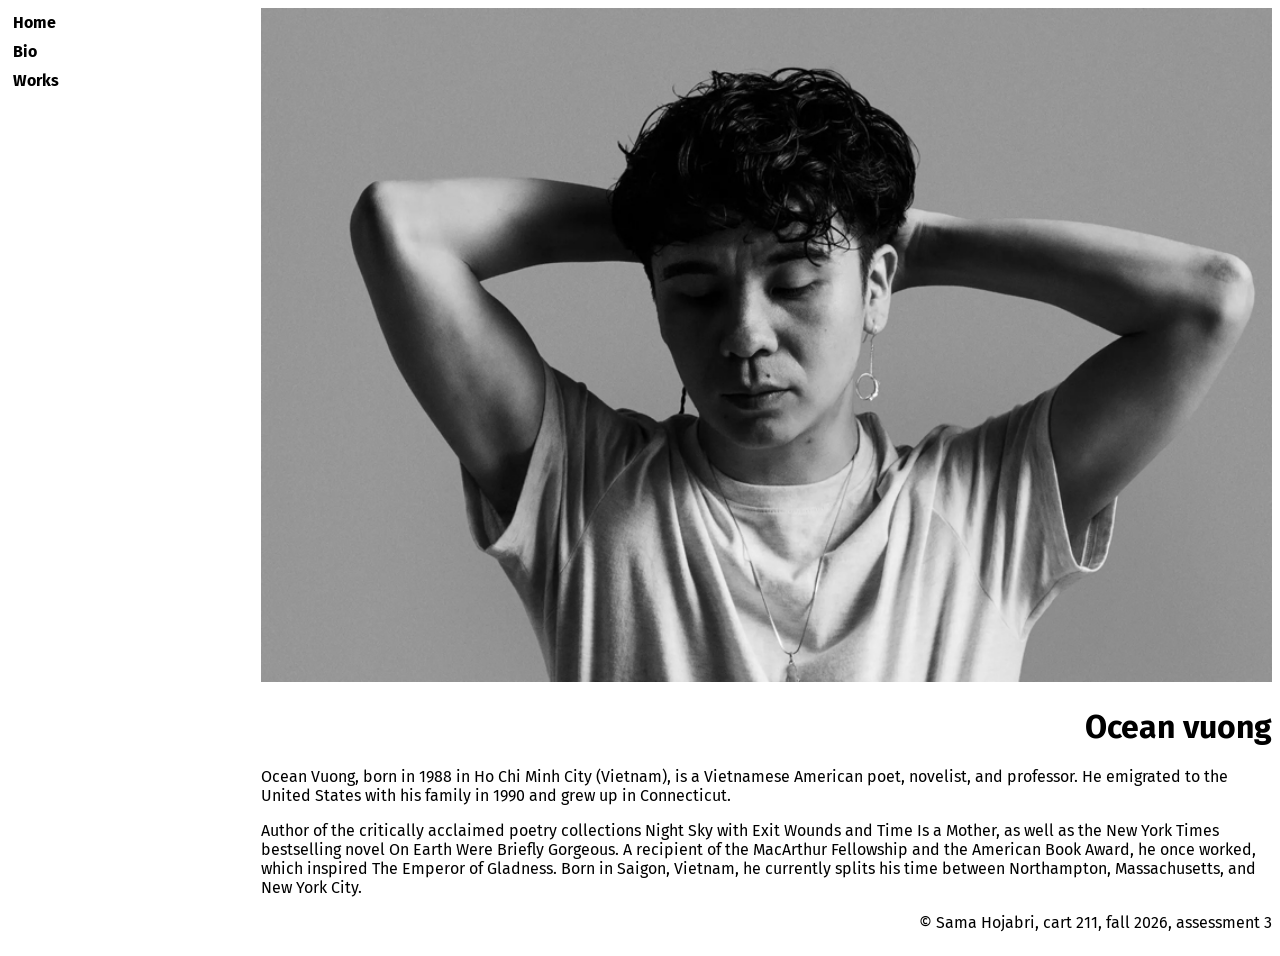
<file: index.html>
<!doctype html>

<html>
  <head>
    <meta charset="utf-8" />

    <title>OCEAN</title>

    <meta name="description" content="" />
    <meta name="viewport" content="width=device-width, initial-scale=1" />

    <link rel="stylesheet" href="style.css" />
    <link rel="preconnect" href="https://fonts.googleapis.com" />
    <link rel="preconnect" href="https://fonts.gstatic.com" crossorigin />
    <link
      href="https://fonts.googleapis.com/css2?family=Fira+Sans:ital,wght@0,100;0,200;0,300;0,400;0,500;0,600;0,700;0,800;0,900;1,100;1,200;1,300;1,400;1,500;1,600;1,700;1,800;1,900&display=swap"
      rel="stylesheet"
    />
  </head>
  <body>
    <nav>
      <a href="index.html">Home</a>
      <a href="bio.html">Bio</a>
      <a href="works.html">Works</a>
    </nav>
    <div id="ocean">
      <main>
        <img src="assets/Home.jpg" alt="" />
        <h1>Ocean vuong</h1>
        <p>
          Ocean Vuong, born in 1988 in Ho Chi Minh City (Vietnam), is a
          Vietnamese American poet, novelist, and professor. He emigrated to the
          United States with his family in 1990 and grew up in Connecticut.
        </p>
        <p>
          Author of the critically acclaimed poetry collections Night Sky with
          Exit Wounds and Time Is a Mother, as well as the New York Times
          bestselling novel On Earth Were Briefly Gorgeous. A recipient of the
          MacArthur Fellowship and the American Book Award, he once worked,
          which inspired The Emperor of Gladness. Born in Saigon, Vietnam, he
          currently splits his time between Northampton, Massachusetts, and New
          York City.
        </p>
      </main>
      <footer>
        <p>© Sama Hojabri, cart 211, fall 2026, assessment 3</p>
      </footer>
    </div>
  </body>
</html>
</file>
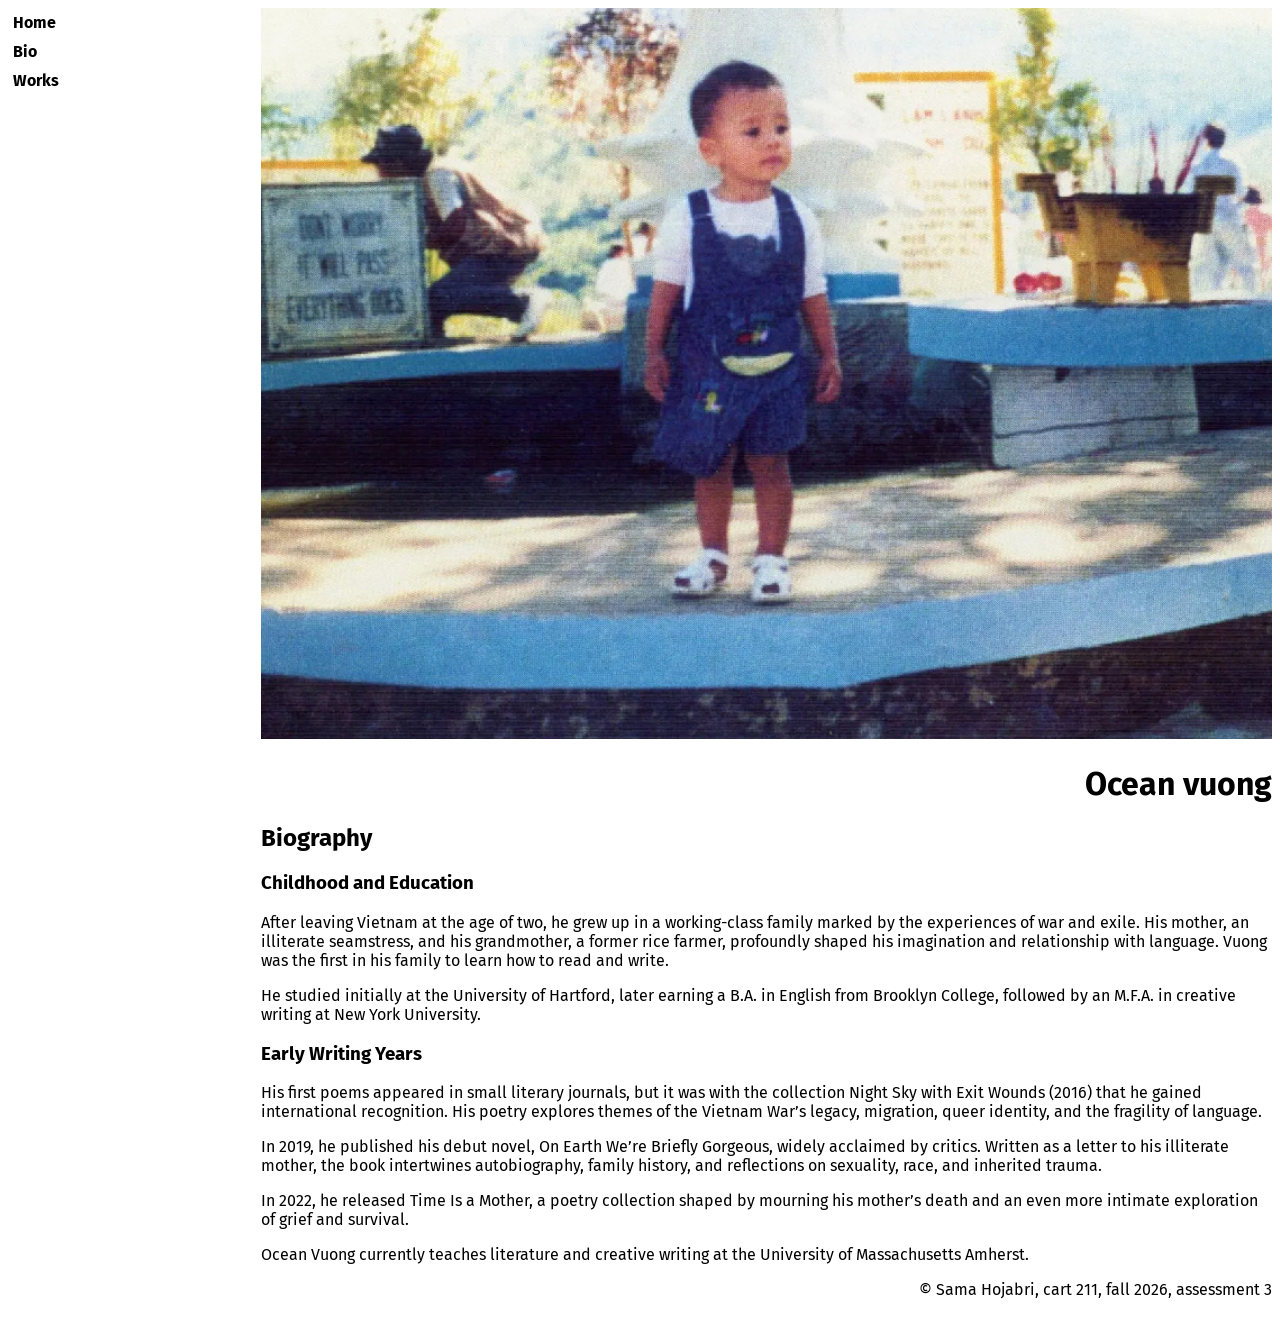
<file: bio.html>
<!doctype html>

<html>
  <head>
    <meta charset="utf-8" />

    <title>OCEAN-PAGE-BIO</title>
    <meta name="description" content="" />
    <meta name="viewport" content="width=device-width, initial-scale=1" />
    <link rel="stylesheet" href="style.css" />
    <link rel="preconnect" href="https://fonts.googleapis.com" />
    <link rel="preconnect" href="https://fonts.gstatic.com" crossorigin />
    <link
      href="https://fonts.googleapis.com/css2?family=Fira+Sans:ital,wght@0,100;0,200;0,300;0,400;0,500;0,600;0,700;0,800;0,900;1,100;1,200;1,300;1,400;1,500;1,600;1,700;1,800;1,900&display=swap"
      rel="stylesheet"
    />
  </head>
  <body>
    <nav>
      <a href="index.html">Home</a>
      <a href="bio.html">Bio</a>
      <a href="works.html">Works</a>
    </nav>
    <div id="ocean">
      <main>
        <img src="assets/Bio.jpg" alt="" />
        <h1>Ocean vuong</h1>
        <h2>Biography</h2>
        <h3>Childhood and Education</h3>
        <p>
          After leaving Vietnam at the age of two, he grew up in a working-class
          family marked by the experiences of war and exile. His mother, an
          illiterate seamstress, and his grandmother, a former rice farmer,
          profoundly shaped his imagination and relationship with language.
          Vuong was the first in his family to learn how to read and write.
        </p>
        <p>
          He studied initially at the University of Hartford, later earning a
          B.A. in English from Brooklyn College, followed by an M.F.A. in
          creative writing at New York University.
        </p>
        <h3>Early Writing Years</h3>
        <p>
          His first poems appeared in small literary journals, but it was with
          the collection Night Sky with Exit Wounds (2016) that he gained
          international recognition. His poetry explores themes of the Vietnam
          War’s legacy, migration, queer identity, and the fragility of
          language.
        </p>
        <p>
          In 2019, he published his debut novel, On Earth We’re Briefly
          Gorgeous, widely acclaimed by critics. Written as a letter to his
          illiterate mother, the book intertwines autobiography, family history,
          and reflections on sexuality, race, and inherited trauma.
        </p>
        <p>
          In 2022, he released Time Is a Mother, a poetry collection shaped by
          mourning his mother’s death and an even more intimate exploration of
          grief and survival.
        </p>
        <p>
          Ocean Vuong currently teaches literature and creative writing at the
          University of Massachusetts Amherst.
        </p>
      </main>
      <footer>
        <p>© Sama Hojabri, cart 211, fall 2026, assessment 3</p>
      </footer>
    </div>
  </body>
</html>
</file>
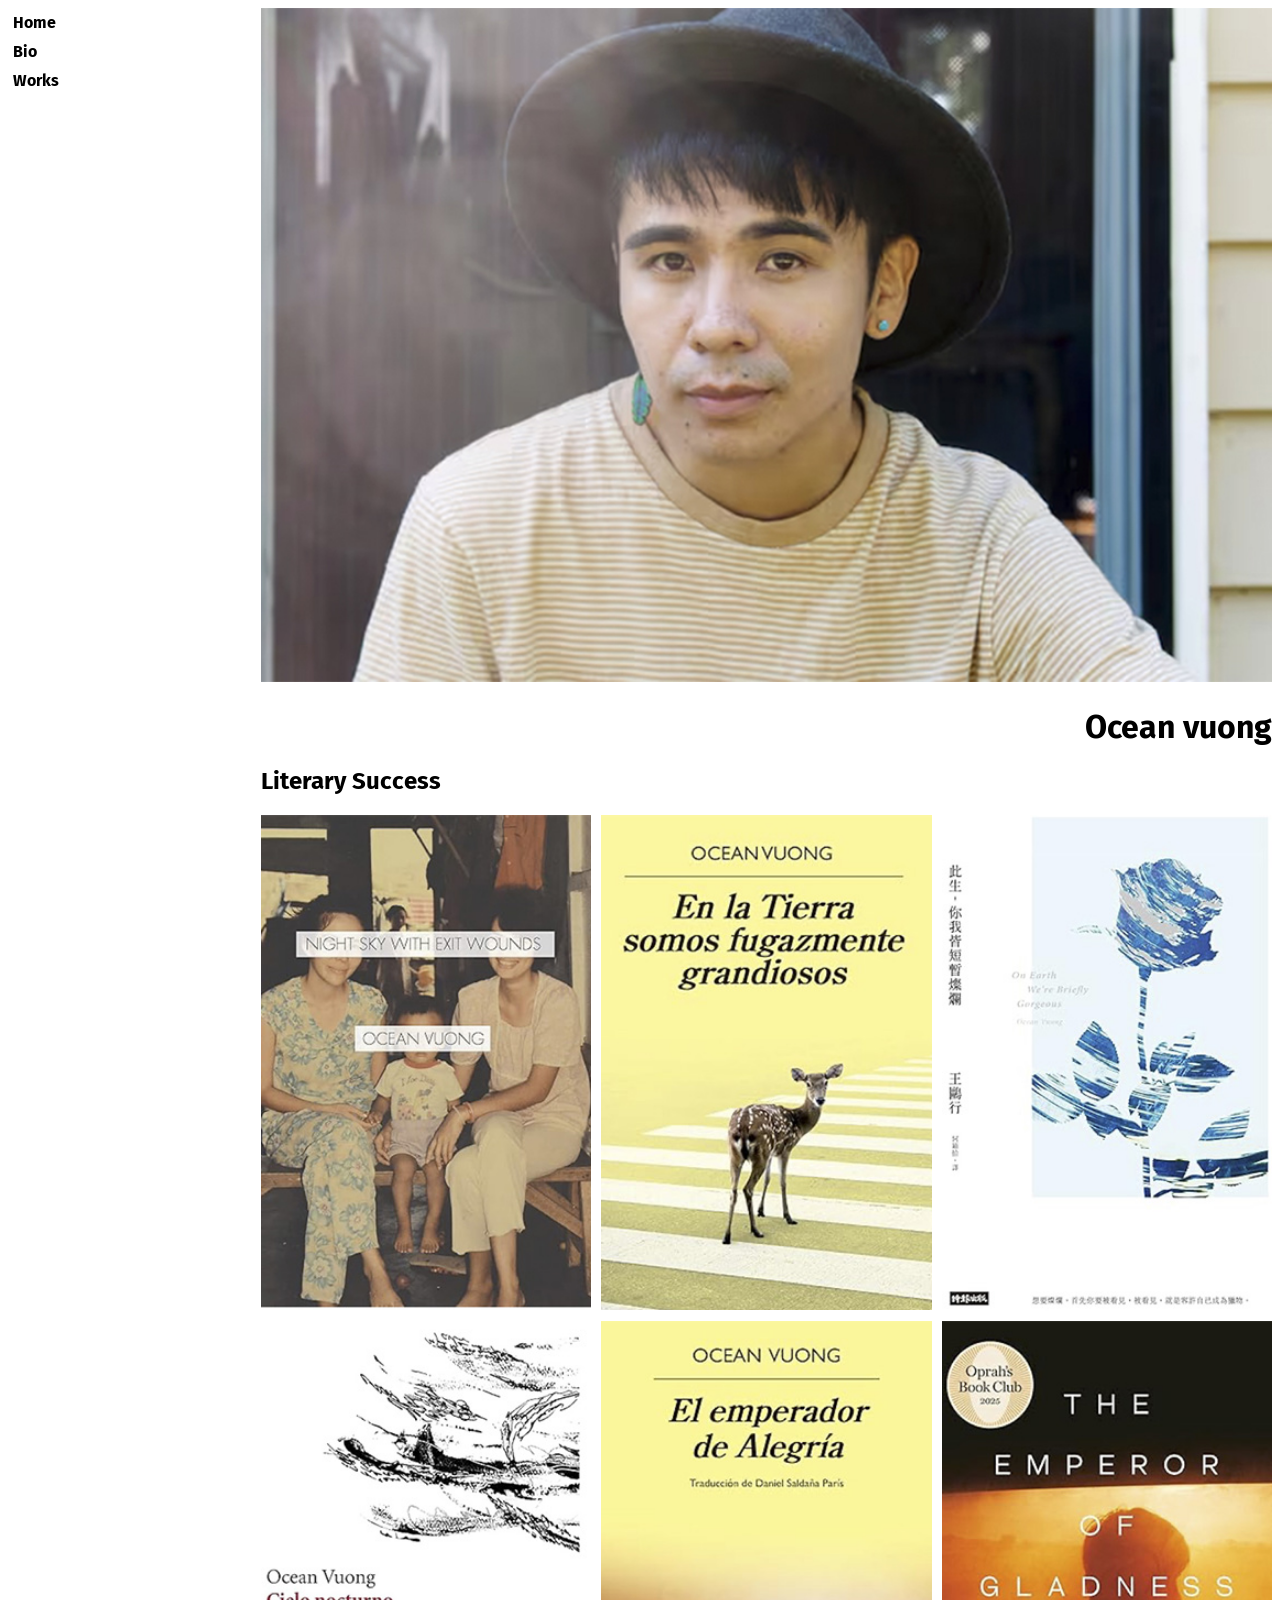
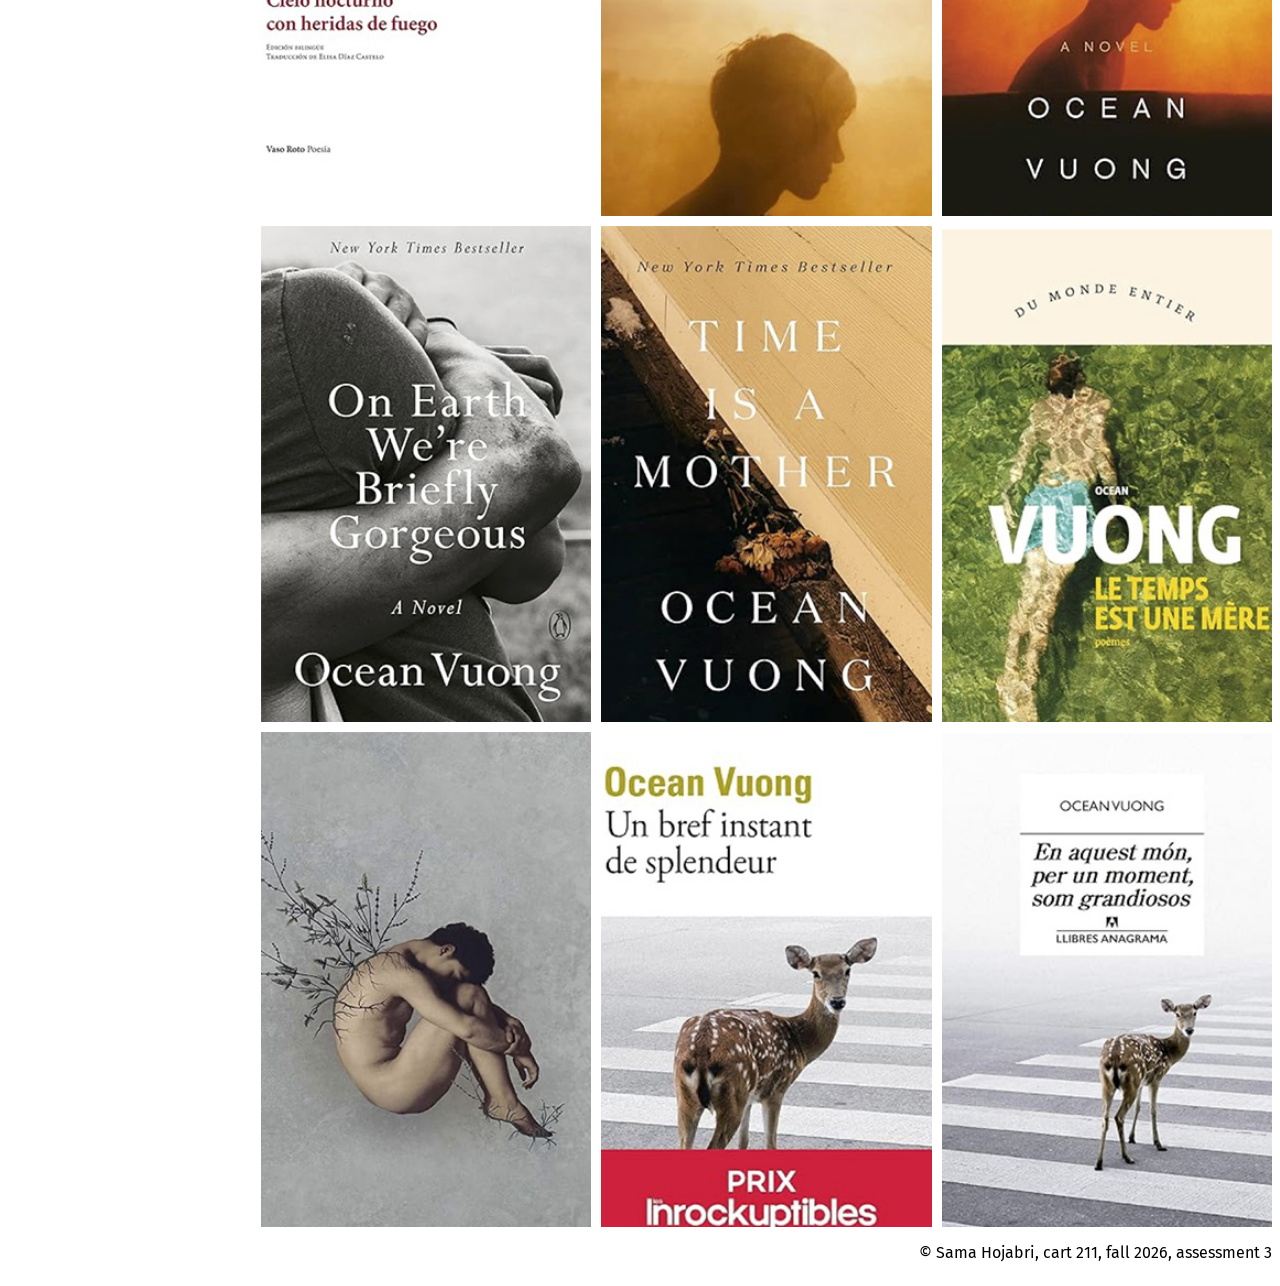
<file: works.html>
<!doctype html>

<html>
  <head>
    <meta charset="utf-8" />

    <title>OCEAN-WORKS</title>
    <meta name="description" content="" />
    <meta name="viewport" content="width=device-width, initial-scale=1" />
    <link rel="stylesheet" href="style.css" />
    <link rel="preconnect" href="https://fonts.googleapis.com" />
    <link rel="preconnect" href="https://fonts.gstatic.com" crossorigin />
    <link
      href="https://fonts.googleapis.com/css2?family=Fira+Sans:ital,wght@0,100;0,200;0,300;0,400;0,500;0,600;0,700;0,800;0,900;1,100;1,200;1,300;1,400;1,500;1,600;1,700;1,800;1,900&display=swap"
      rel="stylesheet"
    />
  </head>
  <body>
    <nav>
      <a href="index.html">Home</a>
      <a href="bio.html">Bio</a>
      <a href="works.html">Works</a>
    </nav>
    <div id="ocean">
      <main>
        <img src="assets/work.jpg" alt="" />
        <h1>Ocean vuong</h1>
        <h2>Literary Success</h2>
        <div id="griddy">
          <img src="assets/Wounds.jpg" alt="" />
          <img src="assets/Tierra.jpg" alt="" />
          <img src="assets/ChineseED.jpg" alt="" />
          <img src="assets/Heridas.jpg" alt="" />
          <img src="assets/Emperador.jpg" alt="" />
          <img src="assets/Emperor.jpg" alt="" />
          <img src="assets/Earth.jpg" alt="" />
          <img src="assets/Mother.jpg" alt="" />
          <img src="assets/mere.jpg" alt="" />
          <img src="assets/Balas.jpg" alt="" />
          <img src="assets/splendeur.jpg" alt="" />
          <img src="assets/aquest.jpg" alt="" />
        </div>
      </main>

      <footer>
        <p>© Sama Hojabri, cart 211, fall 2026, assessment 3</p>
      </footer>
    </div>
  </body>
</html>
</file>
<file: style.css>
nav {
  display: flex;
  flex-direction: column;
  font-weight: bold;
}
a {
  color: black;
  text-decoration: none;
  margin: 5px;
}
body {
  display: flex;
  flex-direction: row;
  justify-content: space-between;
  font-family: "Fira Sans", sans-serif;
}
#ocean {
  width: 80%;
}
img {
  max-width: 100%;
  width: 100%;
}
h1,
footer {
  text-align: end;
}
#griddy {
  display: grid;
  grid-template-columns: 1fr 1fr 1fr;
  gap: 10px;
}
@media (max-width: 700px) {
  body {
    flex-direction: column;
    align-items: center;
    margin: 0;
    padding: 0;
  }
  nav {
    width: 100%;
    flex-direction: row;
    justify-content: space-evenly;
    background-color: black;
  }
  #ocean {
    width: 90%;
  }
  a {
    color: aliceblue;
  }
  #griddy {
    grid-template-columns: 1fr 1fr;
  }
}
</file>
